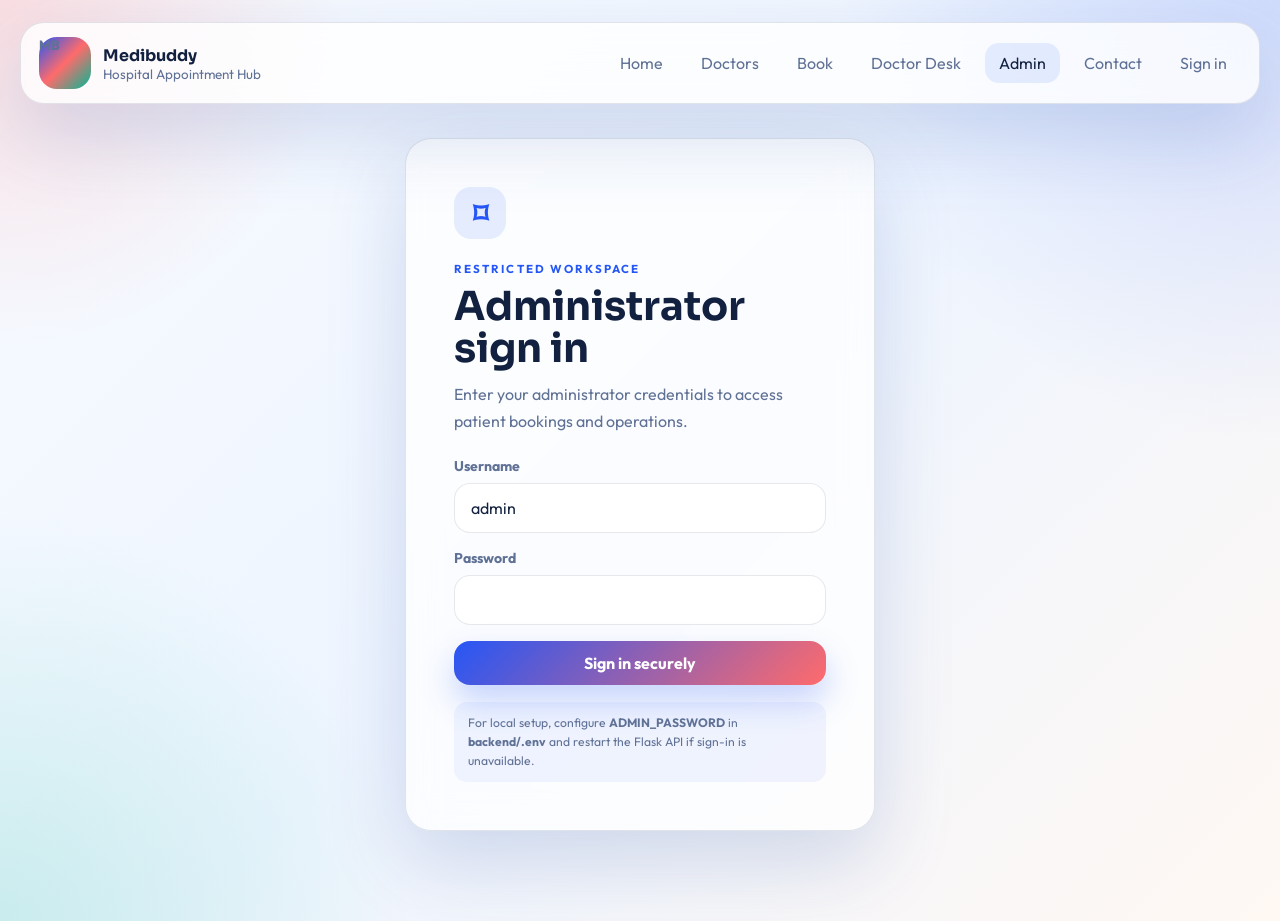
<file: frontend/admin.html>
<!DOCTYPE html>
<html lang="en">
  <head>
    <meta charset="UTF-8" />
    <meta name="viewport" content="width=device-width, initial-scale=1.0" />
    <title>Medibuddy | Admin Panel</title>
    <link rel="preconnect" href="https://fonts.googleapis.com" />
    <link rel="preconnect" href="https://fonts.gstatic.com" crossorigin />
    <link href="https://fonts.googleapis.com/css2?family=Outfit:wght@300;400;500;600;700;800&family=Sora:wght@400;500;600;700&display=swap" rel="stylesheet" />
    <link rel="stylesheet" href="./assets/css/styles.css" />
  </head>
  <body data-page="admin">
    <div class="page-shell">
      <header class="site-header">
        <a class="brand" href="./index.html"><span class="brand-mark">MB</span><div><strong>Medibuddy</strong><span>Hospital Appointment Hub</span></div></a>
        <nav class="nav-links">
          <a href="./index.html">Home</a>
          <a href="./doctors.html">Doctors</a>
          <a href="./book.html">Book</a>
          <a href="./doctor-dashboard.html">Doctor Desk</a>
          <a href="./admin.html" class="active">Admin</a>
          <a href="./contact.html">Contact</a>
        </nav>
        <button class="mobile-nav-toggle" id="mobileNavToggle" type="button">Menu</button>
      </header>
      <main>
        <section id="adminLoginGate" class="admin-login-gate">
          <article class="glass-card admin-login-card">
            <div class="admin-login-icon" aria-hidden="true">⌑</div>
            <p class="eyebrow">Restricted workspace</p>
            <h1>Administrator sign in</h1>
            <p class="muted">Enter your administrator credentials to access patient bookings and operations.</p>
            <form id="adminLoginForm" class="admin-login-form">
              <label><span>Username</span><input id="adminUsername" name="username" type="text" autocomplete="username" value="admin" required /></label>
              <label><span>Password</span><input id="adminPassword" name="password" type="password" autocomplete="current-password" required /></label>
              <button id="adminLoginButton" class="btn btn-primary" type="submit">Sign in securely</button>
            </form>
            <p id="adminLoginMessage" class="inline-message" role="status" aria-live="polite"></p>
            <p class="admin-login-help">For local setup, configure <strong>ADMIN_PASSWORD</strong> in <strong>backend/.env</strong> and restart the Flask API if sign-in is unavailable.</p>
          </article>
        </section>
        <div id="adminDashboard" hidden>
        <section class="page-banner glass-card admin-hero"><div><p class="eyebrow">Operations center</p><h1>Hospital administration</h1><p class="hero-text">A clear, up-to-date view of appointments, clinical teams, and patient activity.</p></div><div class="admin-hero-actions"><span id="adminLastUpdated" class="admin-updated-label">Loading dashboard…</span><button id="adminRefresh" class="btn btn-secondary" type="button">↻ Refresh</button><button id="adminExport" class="btn btn-primary" type="button">↓ Export CSV</button><button id="adminLogout" class="btn btn-secondary" type="button">Sign out</button></div></section>
        <aside class="admin-security-note" role="note"><strong>Clinical data notice</strong><span>Admin APIs now require administrator sign-in. The separate clinician workspace still needs its own role-based login; use local/sample data only and do not expose it publicly.</span></aside>
        <p id="adminMessage" class="inline-message admin-message" role="status" aria-live="polite"></p>
        <section class="dashboard-metrics" id="adminMetrics"></section>
        <section class="admin-grid">
          <article class="glass-card">
            <div class="section-heading"><div><p class="eyebrow">Capacity overview</p><h2>Appointments by department</h2><p class="muted">Distribution across all recorded bookings.</p></div><span id="adminActiveCount" class="status-pill">0 active</span></div>
            <div id="departmentLoad" class="stack-list"></div>
          </article>
          <article class="glass-card">
            <div class="section-heading"><div><p class="eyebrow">Activity feed</p><h2>Latest operations updates</h2></div></div>
            <div id="adminNotifications" class="stack-list"></div>
          </article>
        </section>
        <section class="glass-card admin-appointments-panel">
          <div class="section-heading appointment-section-heading"><div><p class="eyebrow">Booking workflow</p><h2>Appointment register</h2><p class="muted">Search, review, update booking status, and export the filtered register.</p><p id="adminAppointmentCount" class="admin-result-count" aria-live="polite"></p></div><div class="appointment-filters admin-filters"><label><span>Search records</span><input id="adminAppointmentSearch" type="search" placeholder="Patient, doctor, email, reason…" /></label><label><span>Appointment status</span><select id="adminAppointmentStatus"><option value="all">All statuses</option><option>Scheduled</option><option>Confirmed</option><option>Completed</option><option>Cancelled</option></select></label><label><span>From date</span><input id="adminAppointmentFrom" type="date" /></label><label><span>To date</span><input id="adminAppointmentTo" type="date" /></label><button id="adminClearFilters" class="btn btn-secondary admin-clear-filters" type="button">Clear filters</button></div></div>
          <div class="table-wrap">
            <table class="data-table">
              <thead><tr><th>Patient</th><th>Assigned clinician</th><th>Visit</th><th>Reason for visit</th><th>Current status</th><th>Update status</th><th>Summary</th></tr></thead>
              <tbody id="adminAppointmentsTable"></tbody>
            </table>
          </div>
        </section>
        </div>
      </main>
    </div>
    <script src="./assets/js/config.js"></script>
    <script src="./assets/js/app.js"></script>
  </body>
</html>
</file>
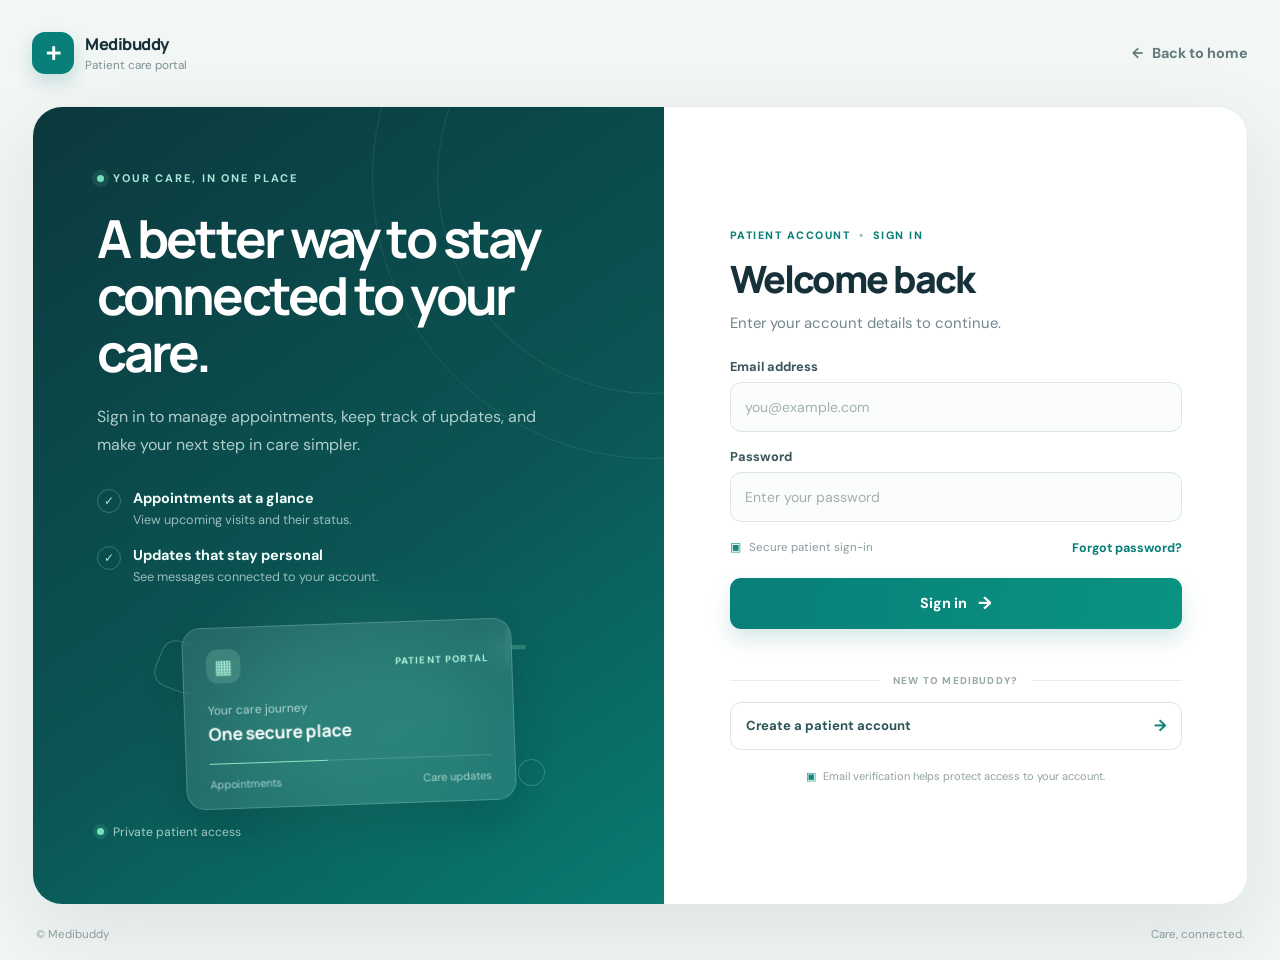
<file: frontend/auth.html>
<!DOCTYPE html>
<html lang="en">
  <head>
    <meta charset="UTF-8" />
    <meta name="viewport" content="width=device-width, initial-scale=1.0" />
    <meta name="theme-color" content="#f2f6f5" />
    <title>Medibuddy | Patient sign in</title>
    <link rel="preconnect" href="https://fonts.googleapis.com" />
    <link rel="preconnect" href="https://fonts.gstatic.com" crossorigin />
    <link href="https://fonts.googleapis.com/css2?family=DM+Sans:wght@400;500;600;700&family=Manrope:wght@400;500;600;700;800&display=swap" rel="stylesheet" />
    <link rel="stylesheet" href="./assets/css/styles.css" />
  </head>
  <body class="auth-page" data-page="auth">
    <div class="auth-page-shell">
      <header class="auth-topbar">
        <a class="auth-brand" href="./index.html" aria-label="Medibuddy home">
          <span class="auth-brand-mark" aria-hidden="true">+</span>
          <span><strong>Medibuddy</strong><small>Patient care portal</small></span>
        </a>
        <a class="auth-home-link" href="./index.html"><span aria-hidden="true">←</span> Back to home</a>
      </header>
      <main class="auth-main">
        <section class="auth-story" aria-labelledby="authStoryTitle">
          <div class="auth-story-copy">
            <p class="auth-kicker"><span></span> YOUR CARE, IN ONE PLACE</p>
            <h1 id="authStoryTitle">A better way to stay connected to your care.</h1>
            <p class="auth-story-text">Sign in to manage appointments, keep track of updates, and make your next step in care simpler.</p>
            <div class="auth-benefits">
              <div><span class="auth-check" aria-hidden="true">✓</span><span><strong>Appointments at a glance</strong><small>View upcoming visits and their status.</small></span></div>
              <div><span class="auth-check" aria-hidden="true">✓</span><span><strong>Updates that stay personal</strong><small>See messages connected to your account.</small></span></div>
            </div>
          </div>
          <div class="auth-visual" aria-hidden="true">
            <div class="auth-visual-glow"></div>
            <div class="auth-visual-cross">+</div>
            <div class="auth-appointment-card">
              <div class="auth-appointment-top"><span class="auth-calendar-icon">▦</span><span class="auth-appointment-status">PATIENT PORTAL</span></div>
              <p class="auth-appointment-label">Your care journey</p>
              <strong>One secure place</strong>
              <div class="auth-appointment-rule"><span></span></div>
              <div class="auth-appointment-foot"><span>Appointments</span><span>Care updates</span></div>
            </div>
            <div class="auth-orbit auth-orbit-one"></div><div class="auth-orbit auth-orbit-two"></div>
          </div>
          <div class="auth-story-foot"><span class="auth-live-dot"></span> Private patient access</div>
        </section>
        <section class="auth-panel" aria-labelledby="authPanelTitle">
          <div class="auth-panel-heading">
            <p class="auth-step-label">PATIENT ACCOUNT <span>•</span> SIGN IN</p>
            <h2 id="authPanelTitle">Welcome back</h2>
            <p>Enter your account details to continue.</p>
          </div>
          <div class="auth-forms">
            <form id="loginForm" class="auth-form">
              <label><span>Email address</span><input type="email" name="email" autocomplete="email" placeholder="you@example.com" required /></label>
              <label><span>Password</span><input type="password" name="password" autocomplete="current-password" minlength="8" placeholder="Enter your password" required /></label>
              <div class="auth-inline-row"><span class="auth-secure-hint"><span aria-hidden="true">▣</span> Secure patient sign-in</span><button id="forgotPasswordLink" class="auth-text-button" type="button">Forgot password?</button></div>
              <button class="auth-submit" type="submit">Sign in <span aria-hidden="true">→</span></button>
            </form>
            <form id="forgotPasswordForm" class="auth-form" hidden>
              <p class="auth-form-intro">Enter your account email. If it is registered, we will send a password reset code.</p>
              <label><span>Email address</span><input type="email" name="email" autocomplete="email" placeholder="you@example.com" required /></label>
              <button class="auth-submit" type="submit">Send reset code <span aria-hidden="true">→</span></button>
              <button id="backToLoginFromForgot" class="auth-text-button auth-centered-link" type="button">Back to sign in</button>
            </form>
            <form id="resetPasswordForm" class="auth-form" hidden>
              <input type="hidden" name="email" />
              <p class="auth-form-intro">Enter the six-digit code sent to <strong data-otp-email></strong> and choose a new password.</p>
              <label><span>Reset code</span><input class="auth-otp-input" type="text" name="otp" inputmode="numeric" autocomplete="one-time-code" pattern="[0-9]{6}" maxlength="6" placeholder="000000" required /></label>
              <label><span>New password</span><input type="password" name="password" autocomplete="new-password" minlength="8" maxlength="128" placeholder="At least 8 characters" required /></label>
              <label><span>Confirm new password</span><input type="password" name="confirmPassword" autocomplete="new-password" minlength="8" maxlength="128" placeholder="Re-enter new password" required /></label>
              <button class="auth-submit" type="submit">Reset password <span aria-hidden="true">→</span></button>
              <button id="backToForgotPassword" class="auth-text-button auth-centered-link" type="button">Request another code</button>
            </form>
            <form id="loginOtpForm" class="auth-form" hidden>
              <input type="hidden" name="email" />
              <p class="auth-form-intro">A sign-in code was sent to <strong data-otp-email></strong>. Enter it to securely continue.</p>
              <label><span>Six-digit email code</span><input class="auth-otp-input" type="text" name="otp" inputmode="numeric" autocomplete="one-time-code" pattern="[0-9]{6}" maxlength="6" placeholder="000000" required /></label>
              <button class="auth-submit" type="submit">Verify and sign in <span aria-hidden="true">→</span></button>
              <div class="auth-action-row"><button id="resendLoginOtp" class="auth-text-button" type="button">Resend code</button><button id="backToLogin" class="auth-text-button" type="button">Use another email</button></div>
            </form>
          </div>
          <p id="authMessage" class="inline-message auth-message" role="status" aria-live="polite"></p>
          <div class="auth-separator"><span>NEW TO MEDIBUDDY?</span></div>
          <a class="auth-secondary-action" href="./register.html">Create a patient account <span aria-hidden="true">→</span></a>
          <p class="auth-privacy-note"><span aria-hidden="true">▣</span> Email verification helps protect access to your account.</p>
        </section>
      </main>
      <footer class="auth-footer"><span>© Medibuddy</span><span>Care, connected.</span></footer>
    </div>
    <script src="./assets/js/config.js"></script>
    <script src="./assets/js/app.js"></script>
  </body>
</html>
</file>
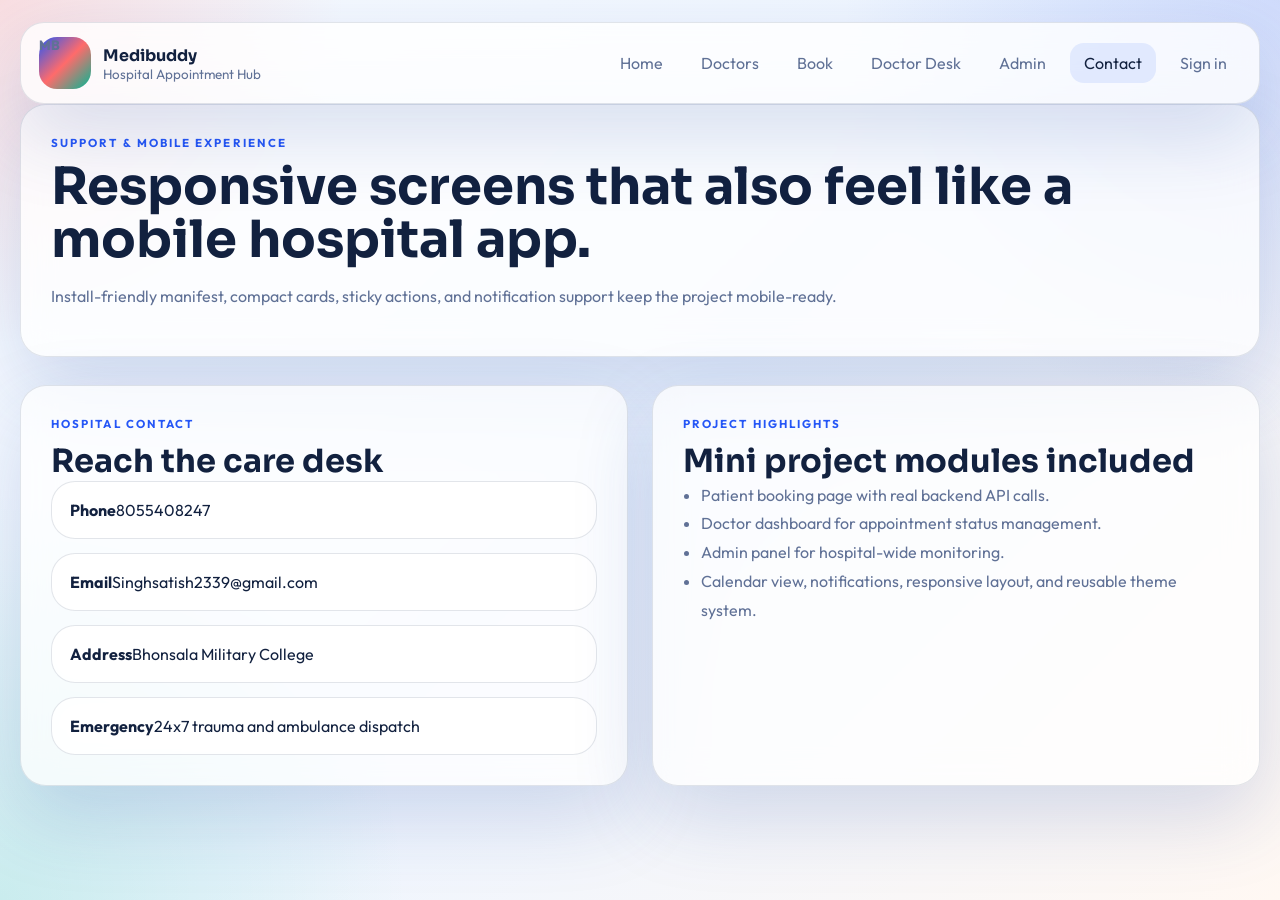
<file: frontend/contact.html>
<!DOCTYPE html>
<html lang="en">
  <head>
    <meta charset="UTF-8" />
    <meta name="viewport" content="width=device-width, initial-scale=1.0" />
    <title>Medibuddy | Contact & Mobile Access</title>
    <link rel="preconnect" href="https://fonts.googleapis.com" />
    <link rel="preconnect" href="https://fonts.gstatic.com" crossorigin />
    <link href="https://fonts.googleapis.com/css2?family=Outfit:wght@300;400;500;600;700;800&family=Sora:wght@400;500;600;700&display=swap" rel="stylesheet" />
    <link rel="stylesheet" href="./assets/css/styles.css" />
  </head>
  <body data-page="contact">
    <div class="page-shell">
      <header class="site-header">
        <a class="brand" href="./index.html"><span class="brand-mark">MB</span><div><strong>Medibuddy</strong><span>Hospital Appointment Hub</span></div></a>
        <nav class="nav-links">
          <a href="./index.html">Home</a>
          <a href="./doctors.html">Doctors</a>
          <a href="./book.html">Book</a>
          <a href="./doctor-dashboard.html">Doctor Desk</a>
          <a href="./admin.html">Admin</a>
          <a href="./contact.html" class="active">Contact</a>
        </nav>
        <button class="mobile-nav-toggle" id="mobileNavToggle" type="button">Menu</button>
      </header>
      <main>
        <section class="page-banner glass-card">
          <div>
            <p class="eyebrow">Support & Mobile Experience</p>
            <h1>Responsive screens that also feel like a mobile hospital app.</h1>
            <p class="hero-text">Install-friendly manifest, compact cards, sticky actions, and notification support keep the project mobile-ready.</p>
          </div>
        </section>
        <section class="admin-grid">
          <article class="glass-card">
            <p class="eyebrow">Hospital Contact</p>
            <h2>Reach the care desk</h2>
            <div class="stack-list">
              <div class="simple-card"><strong>Phone</strong><span>8055408247</span></div>
              <div class="simple-card"><strong>Email</strong><span>Singhsatish2339@gmail.com</span></div>
              <div class="simple-card"><strong>Address</strong><span>Bhonsala Military College</span></div>
              <div class="simple-card"><strong>Emergency</strong><span>24x7 trauma and ambulance dispatch</span></div>
            </div>
          </article>
          <article class="glass-card">
            <p class="eyebrow">Project Highlights</p>
            <h2>Mini project modules included</h2>
            <ul class="feature-list">
              <li>Patient booking page with real backend API calls.</li>
              <li>Doctor dashboard for appointment status management.</li>
              <li>Admin panel for hospital-wide monitoring.</li>
              <li>Calendar view, notifications, responsive layout, and reusable theme system.</li>
            </ul>
          </article>
        </section>
      </main>
    </div>
    <script src="./assets/js/config.js"></script>
    <script src="./assets/js/app.js"></script>
  </body>
</html>
</file>
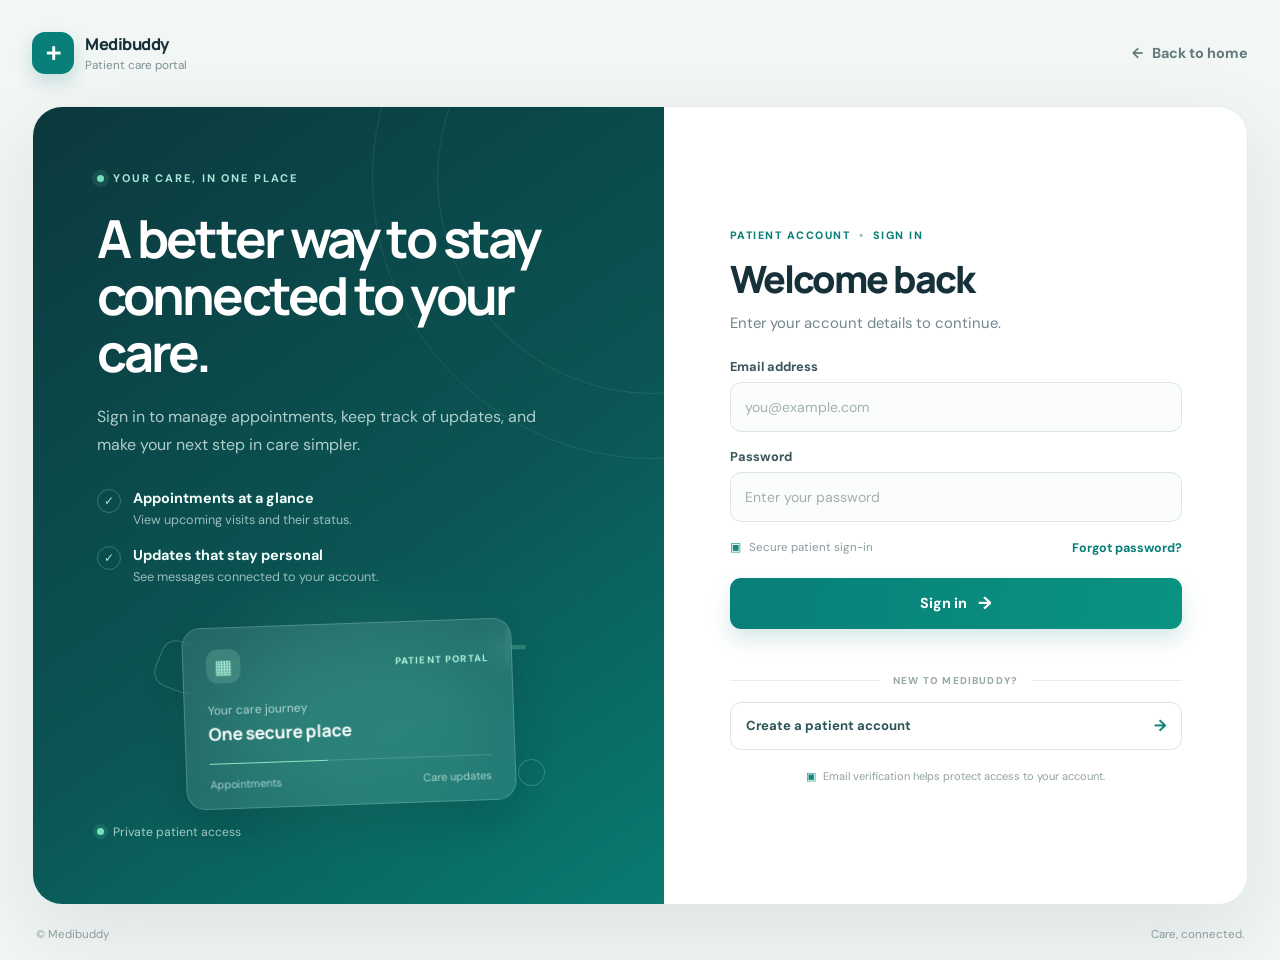
<file: frontend/patient-dashboard.html>
<!DOCTYPE html>
<html lang="en">
  <head>
    <meta charset="UTF-8" />
    <meta name="viewport" content="width=device-width, initial-scale=1.0" />
    <title>Medibuddy | My care</title>
    <link rel="manifest" href="./manifest.json" />
    <link rel="preconnect" href="https://fonts.googleapis.com" />
    <link rel="preconnect" href="https://fonts.gstatic.com" crossorigin />
    <link href="https://fonts.googleapis.com/css2?family=Outfit:wght@300;400;500;600;700;800&family=Sora:wght@400;500;600;700&display=swap" rel="stylesheet" />
    <link rel="stylesheet" href="./assets/css/styles.css" />
  </head>
  <body data-page="patient-dashboard">
    <div class="page-shell">
      <header class="site-header">
        <a class="brand" href="./index.html"><span class="brand-mark">MB</span><div><strong>Medibuddy</strong><span>Hospital Appointment Hub</span></div></a>
        <nav class="nav-links"><a href="./index.html">Home</a><a href="./doctors.html">Doctors</a><a href="./book.html">Book</a></nav>
        <button class="mobile-nav-toggle" id="mobileNavToggle" type="button">Menu</button>
      </header>
      <main>
        <section class="page-banner glass-card patient-banner">
          <div><p class="eyebrow">Your Patient Portal</p><h1 id="patientWelcome">My care</h1><p id="patientDetails" class="hero-text"></p></div>
          <div><a class="btn btn-primary" href="./book.html">Book appointment</a><button class="btn btn-secondary" id="patientBrowserAlerts" type="button">Enable browser alerts</button></div>
          <p id="patientDashboardMessage" class="inline-message full-width" role="status"></p>
        </section>
        <section class="patient-summary-strip" id="patientAppointmentSummary" aria-label="Appointment summary"></section>
        <section class="patient-dashboard-grid">
          <div class="glass-card patient-history-card"><div class="section-heading"><div><p class="eyebrow">Your care timeline</p><h2>Appointment history</h2><p class="muted">Upcoming and past visits, all in one place.</p></div><label class="history-filter"><span>Show</span><select id="patientAppointmentFilter"><option value="all">All visits</option><option value="upcoming">Upcoming</option><option value="past">Past visits</option></select></label></div><div id="patientAppointments" class="stack-list"></div></div>
          <div class="glass-card"><div class="section-heading"><div><p class="eyebrow">Secure updates</p><h2>Notifications</h2></div></div><div id="patientNotifications" class="stack-list"></div><p class="muted">Updates refresh automatically while this page is open.</p></div>
        </section>
      </main>
    </div>
    <script src="./assets/js/config.js"></script>
    <script src="./assets/js/app.js"></script>
  </body>
</html>
</file>
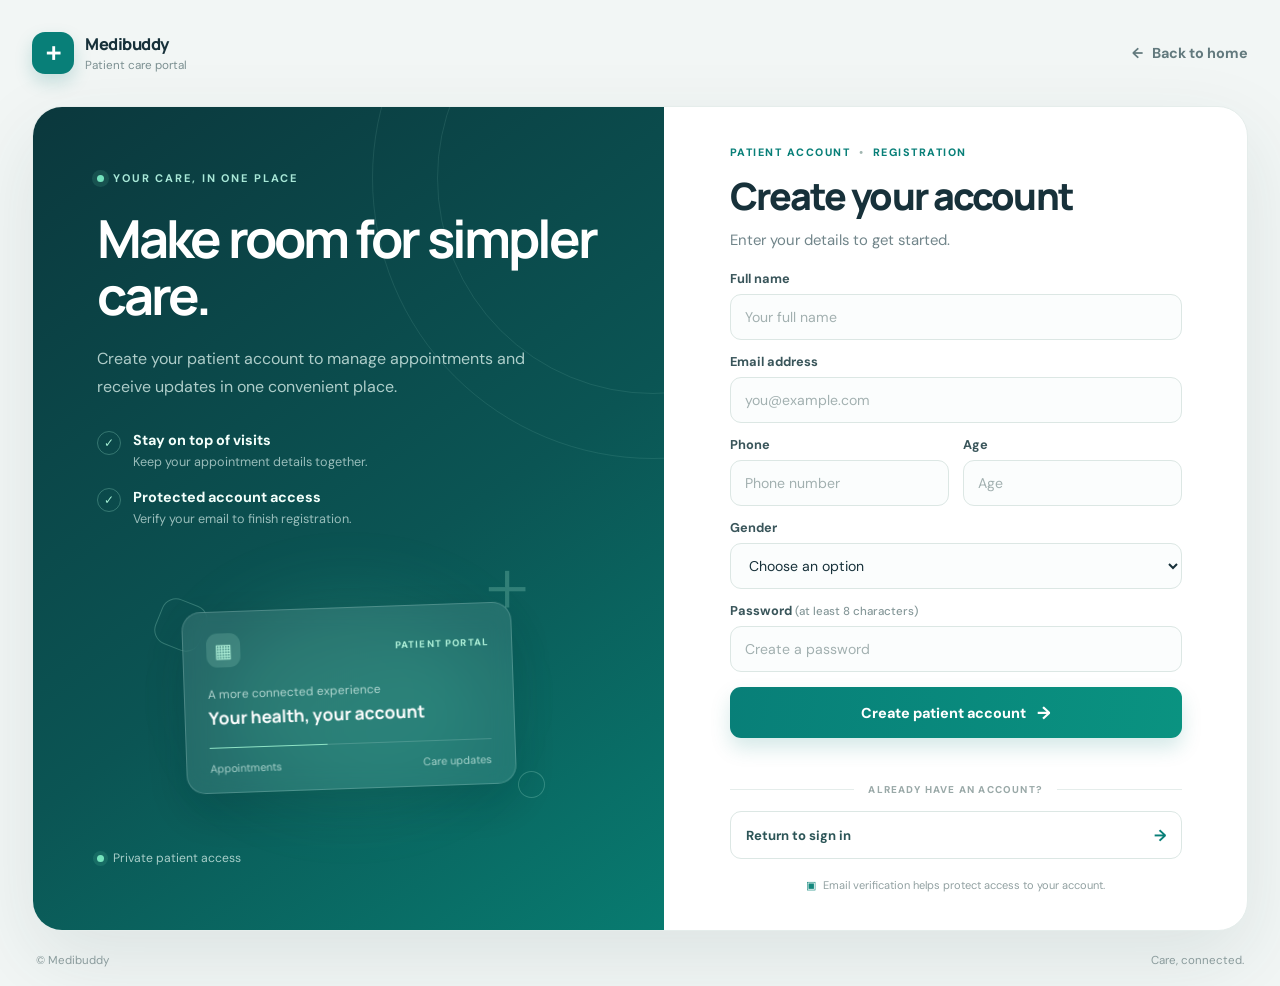
<file: frontend/register.html>
<!DOCTYPE html>
<html lang="en">
  <head>
    <meta charset="UTF-8" />
    <meta name="viewport" content="width=device-width, initial-scale=1.0" />
    <meta name="theme-color" content="#f3f7f8" />
    <title>Medibuddy | Create patient account</title>
    <link rel="preconnect" href="https://fonts.googleapis.com" />
    <link rel="preconnect" href="https://fonts.gstatic.com" crossorigin />
    <link href="https://fonts.googleapis.com/css2?family=DM+Sans:wght@400;500;600;700&family=Manrope:wght@400;500;600;700;800&display=swap" rel="stylesheet" />
    <link rel="stylesheet" href="./assets/css/styles.css" />
  </head>
  <body class="auth-page" data-page="register">
    <div class="auth-page-shell">
      <header class="auth-topbar">
        <a class="auth-brand" href="./index.html" aria-label="Medibuddy home">
          <span class="auth-brand-mark" aria-hidden="true">+</span>
          <span><strong>Medibuddy</strong><small>Patient care portal</small></span>
        </a>
        <a class="auth-home-link" href="./index.html"><span aria-hidden="true">←</span> Back to home</a>
      </header>
      <main class="auth-main auth-register-main">
        <section class="auth-story" aria-labelledby="authStoryTitle">
          <div class="auth-story-copy">
            <p class="auth-kicker"><span></span> YOUR CARE, IN ONE PLACE</p>
            <h1 id="authStoryTitle">Make room for simpler care.</h1>
            <p class="auth-story-text">Create your patient account to manage appointments and receive updates in one convenient place.</p>
            <div class="auth-benefits">
              <div><span class="auth-check" aria-hidden="true">✓</span><span><strong>Stay on top of visits</strong><small>Keep your appointment details together.</small></span></div>
              <div><span class="auth-check" aria-hidden="true">✓</span><span><strong>Protected account access</strong><small>Verify your email to finish registration.</small></span></div>
            </div>
          </div>
          <div class="auth-visual" aria-hidden="true">
            <div class="auth-visual-glow"></div>
            <div class="auth-visual-cross">+</div>
            <div class="auth-appointment-card">
              <div class="auth-appointment-top"><span class="auth-calendar-icon">▦</span><span class="auth-appointment-status">PATIENT PORTAL</span></div>
              <p class="auth-appointment-label">A more connected experience</p>
              <strong>Your health, your account</strong>
              <div class="auth-appointment-rule"><span></span></div>
              <div class="auth-appointment-foot"><span>Appointments</span><span>Care updates</span></div>
            </div>
            <div class="auth-orbit auth-orbit-one"></div><div class="auth-orbit auth-orbit-two"></div>
          </div>
          <div class="auth-story-foot"><span class="auth-live-dot"></span> Private patient access</div>
        </section>
        <section class="auth-panel auth-register-panel" aria-labelledby="authPanelTitle">
          <div class="auth-panel-heading">
            <p class="auth-step-label">PATIENT ACCOUNT <span>•</span> REGISTRATION</p>
            <h2 id="authPanelTitle">Create your account</h2>
            <p>Enter your details to get started.</p>
          </div>
          <div class="auth-forms">
            <form id="registerForm" class="auth-form auth-form-grid">
              <label class="field-full"><span>Full name</span><input type="text" name="fullName" autocomplete="name" maxlength="120" placeholder="Your full name" required /></label>
              <label class="field-full"><span>Email address</span><input type="email" name="email" autocomplete="email" placeholder="you@example.com" required /></label>
              <label><span>Phone</span><input type="tel" name="phone" autocomplete="tel" maxlength="30" placeholder="Phone number" required /></label>
              <label><span>Age</span><input type="number" name="age" min="1" max="120" placeholder="Age" required /></label>
              <label class="field-full"><span>Gender</span><select name="gender" required><option value="">Choose an option</option><option>Female</option><option>Male</option><option>Other</option></select></label>
              <label class="field-full"><span>Password <small>(at least 8 characters)</small></span><input type="password" name="password" autocomplete="new-password" minlength="8" maxlength="128" placeholder="Create a password" required /></label>
              <button class="auth-submit field-full" type="submit">Create patient account <span aria-hidden="true">→</span></button>
            </form>
            <form id="registerOtpForm" class="auth-form" hidden>
              <input type="hidden" name="email" />
              <p class="auth-form-intro">Enter the six-digit verification code sent to <strong data-otp-email></strong> to complete registration.</p>
              <label><span>Six-digit email code</span><input class="auth-otp-input" type="text" name="otp" inputmode="numeric" autocomplete="one-time-code" pattern="[0-9]{6}" maxlength="6" placeholder="000000" required /></label>
              <button class="auth-submit" type="submit">Verify email and create account <span aria-hidden="true">→</span></button>
              <div class="auth-action-row"><button id="resendRegisterOtp" class="auth-text-button" type="button">Resend code</button><button id="backToRegister" class="auth-text-button" type="button">Edit details</button></div>
            </form>
          </div>
          <p id="registerMessage" class="inline-message auth-message" role="status" aria-live="polite"></p>
          <div class="auth-separator"><span>ALREADY HAVE AN ACCOUNT?</span></div>
          <a class="auth-secondary-action" href="./auth.html">Return to sign in <span aria-hidden="true">→</span></a>
          <p class="auth-privacy-note"><span aria-hidden="true">▣</span> Email verification helps protect access to your account.</p>
        </section>
      </main>
      <footer class="auth-footer"><span>© Medibuddy</span><span>Care, connected.</span></footer>
    </div>
    <script src="./assets/js/config.js"></script>
    <script src="./assets/js/app.js"></script>
  </body>
</html>
</file>
<file: frontend/assets/css/styles.css>
:root {
  --bg: #f4f8ff;
  --surface: rgba(255, 255, 255, 0.72);
  --text: #12213f;
  --muted: #607196;
  --primary: #2556f6;
  --primary-2: #00b894;
  --accent: #ff6b6b;
  --border: rgba(22, 41, 80, 0.12);
  --shadow: 0 30px 80px rgba(31, 73, 163, 0.18);
  --radius: 26px;
}

* { box-sizing: border-box; }

body {
  margin: 0;
  min-height: 100vh;
  font-family: "Outfit", sans-serif;
  color: var(--text);
  background:
    radial-gradient(circle at top left, rgba(255, 107, 107, 0.2), transparent 22%),
    radial-gradient(circle at top right, rgba(37, 86, 246, 0.16), transparent 28%),
    radial-gradient(circle at bottom left, rgba(0, 184, 148, 0.16), transparent 26%),
    linear-gradient(135deg, #f8fbff 0%, #eef5ff 50%, #fff8f3 100%);
}

a { color: inherit; text-decoration: none; }
button, input, select, textarea { font: inherit; }

.page-shell {
  width: min(1240px, calc(100% - 32px));
  margin: 0 auto;
  padding: 22px 0 56px;
}

.site-header,
.page-banner,
.glass-card,
.doctor-card,
.department-card,
.simple-card,
.calendar-day { backdrop-filter: blur(16px); }

.site-header {
  display: flex;
  align-items: center;
  justify-content: space-between;
  gap: 18px;
  position: sticky;
  top: 16px;
  z-index: 10;
  padding: 14px 18px;
  border: 1px solid var(--border);
  border-radius: 24px;
  background: rgba(255, 255, 255, 0.78);
  box-shadow: var(--shadow);
}

.brand { display: flex; align-items: center; gap: 12px; }
.brand strong, h1, h2, h3 { font-family: "Sora", sans-serif; }
.brand span { display: block; font-size: 0.84rem; color: var(--muted); }

.brand-mark {
  display: grid;
  place-items: center;
  width: 52px;
  height: 52px;
  border-radius: 18px;
  color: white;
  font-weight: 800;
  background: linear-gradient(135deg, var(--primary), var(--accent), var(--primary-2));
}

.nav-links { display: flex; align-items: center; gap: 10px; }
.nav-links a { padding: 10px 14px; border-radius: 14px; color: var(--muted); transition: 0.25s ease; }
.nav-links a:hover, .nav-links a.active { color: var(--text); background: rgba(37, 86, 246, 0.1); }

.mobile-nav-toggle {
  display: none;
  border: 0;
  background: linear-gradient(135deg, var(--primary), var(--accent));
  color: white;
  padding: 10px 14px;
  border-radius: 14px;
}

.hero-grid, .spotlight-layout, .dual-panel, .admin-grid, .booking-layout {
  display: grid;
  gap: 24px;
  margin-top: 28px;
}

.hero-grid {
  grid-template-columns: 1.1fr 0.9fr;
  align-items: center;
  min-height: 76vh;
}

.hero-copy, .page-banner, .glass-card {
  border: 1px solid var(--border);
  border-radius: var(--radius);
  background: var(--surface);
  box-shadow: var(--shadow);
  padding: 30px;
}

.eyebrow {
  margin: 0 0 10px;
  text-transform: uppercase;
  letter-spacing: 0.18em;
  font-size: 0.72rem;
  color: var(--primary);
  font-weight: 700;
}

h1 { margin: 0; font-size: clamp(2.2rem, 4vw, 4.6rem); line-height: 1.04; }
h2 { margin: 0; font-size: clamp(1.6rem, 2.5vw, 2.5rem); }
h3 { margin: 0; font-size: 1.15rem; }
.hero-text, .doctor-body p, .simple-card p, .department-card p { color: var(--muted); line-height: 1.7; }

.hero-actions, .filter-row, .panel-head, .tag-row, .doctor-meta, .form-actions {
  display: flex;
  align-items: center;
  gap: 14px;
  flex-wrap: wrap;
}

.btn, .text-link, .table-action { transition: transform 0.2s ease, box-shadow 0.2s ease, background 0.2s ease; }
.btn:hover, .text-link:hover, .table-action:hover { transform: translateY(-1px); }

.btn {
  display: inline-flex;
  align-items: center;
  justify-content: center;
  padding: 12px 18px;
  border-radius: 16px;
  border: 0;
  cursor: pointer;
  font-weight: 700;
}

.btn-primary { color: white; background: linear-gradient(135deg, var(--primary), var(--accent)); box-shadow: 0 16px 32px rgba(37, 86, 246, 0.25); }
.btn-secondary { color: var(--text); background: rgba(37, 86, 246, 0.08); }

.mini-stats, .dashboard-metrics {
  display: grid;
  grid-template-columns: repeat(auto-fit, minmax(150px, 1fr));
  gap: 14px;
  margin-top: 28px;
}

.metric-card { padding: 20px; }
.metric-card p, .metric-card span { color: var(--muted); margin: 0; }
.metric-card h3 { margin: 10px 0 4px; font-size: 2rem; }

.hero-visual { position: relative; min-height: 520px; display: grid; place-items: center; }
.gradient-orb { position: absolute; border-radius: 50%; filter: blur(10px); opacity: 0.9; }
.orb-a { width: 220px; height: 220px; top: 20px; right: 20px; background: radial-gradient(circle, rgba(255, 107, 107, 0.72), rgba(255, 107, 107, 0)); }
.orb-b { width: 280px; height: 280px; bottom: 10px; left: 10px; background: radial-gradient(circle, rgba(37, 86, 246, 0.6), rgba(37, 86, 246, 0)); }
.dashboard-preview { position: relative; width: min(100%, 480px); }
.dashboard-topline { display: flex; justify-content: space-between; color: var(--muted); margin-bottom: 18px; }
.preview-grid { display: grid; gap: 14px; }
.preview-grid article { padding: 18px; border-radius: 20px; background: rgba(255, 255, 255, 0.82); }

.section-block { margin-top: 28px; }
.section-heading { display: flex; justify-content: space-between; align-items: flex-end; gap: 20px; margin-bottom: 22px; }
.department-grid, .doctor-grid { display: grid; grid-template-columns: repeat(auto-fit, minmax(240px, 1fr)); gap: 18px; }

.department-card, .doctor-card, .simple-card, .calendar-day {
  border: 1px solid var(--border);
  border-radius: 24px;
  background: rgba(255, 255, 255, 0.82);
}

.department-card { padding: 22px; position: relative; overflow: hidden; }
.department-card::before {
  content: "";
  position: absolute;
  inset: auto -20px -55px auto;
  width: 140px;
  height: 140px;
  background: radial-gradient(circle, color-mix(in srgb, var(--accent) 40%, transparent), transparent 60%);
  opacity: 0.4;
}

.doctor-card { display: grid; gap: 14px; padding: 20px; }
.doctor-avatar {
  display: grid;
  place-items: center;
  width: 74px;
  height: 74px;
  border-radius: 22px;
  font-size: 1.35rem;
  font-weight: 800;
  color: white;
}

.sunrise-wave { background: linear-gradient(135deg, #ff6b6b, #f7b731); }
.aurora-grid { background: linear-gradient(135deg, #2556f6, #6c63ff); }
.mint-bloom { background: linear-gradient(135deg, #00b894, #55efc4); }
.amber-flow { background: linear-gradient(135deg, #f39c12, #ff7675); }

.doctor-meta, .tag-row { justify-content: space-between; }
.tag {
  display: inline-flex;
  padding: 9px 12px;
  border-radius: 999px;
  background: rgba(37, 86, 246, 0.08);
  color: var(--primary);
  font-size: 0.92rem;
}

.notification-panel, .calendar-stack { display: grid; gap: 24px; }
.feature-list { margin: 0; padding-left: 18px; color: var(--muted); line-height: 1.8; }
.stack-list { display: grid; gap: 14px; }
.simple-card { padding: 18px; }
.simple-card.unread { border-color: rgba(37, 86, 246, 0.3); box-shadow: 0 18px 34px rgba(37, 86, 246, 0.12); }

.booking-layout { grid-template-columns: 1.2fr 0.8fr; align-items: start; margin-top: 28px; }
.booking-form { display: grid; grid-template-columns: repeat(2, minmax(0, 1fr)); gap: 16px; }
.booking-form label { display: grid; gap: 8px; }
.booking-form span, .filter-row span { font-size: 0.92rem; color: var(--muted); font-weight: 600; }

input, select, textarea {
  width: 100%;
  border: 1px solid rgba(18, 33, 63, 0.1);
  border-radius: 16px;
  padding: 14px 16px;
  background: rgba(255, 255, 255, 0.88);
  color: var(--text);
  outline: none;
}

input:focus, select:focus, textarea:focus {
  border-color: rgba(37, 86, 246, 0.4);
  box-shadow: 0 0 0 4px rgba(37, 86, 246, 0.08);
}

.full-width { grid-column: 1 / -1; }
.inline-message { color: var(--muted); }
.inline-message.success { color: var(--primary-2); }
.inline-message.error { color: #d63031; }

.calendar-grid {
  display: grid;
  grid-template-columns: repeat(7, minmax(0, 1fr));
  gap: 10px;
  margin-top: 20px;
}

.calendar-day { padding: 14px 10px; min-height: 90px; }
.calendar-day strong { display: block; margin-bottom: 8px; }
.calendar-day span { color: var(--muted); font-size: 0.85rem; }
.calendar-day.active { background: linear-gradient(180deg, rgba(37, 86, 246, 0.12), rgba(255, 255, 255, 0.92)); }

.table-wrap { overflow-x: auto; }
.data-table { width: 100%; border-collapse: collapse; }
.data-table th, .data-table td {
  text-align: left;
  padding: 16px 14px;
  border-bottom: 1px solid rgba(18, 33, 63, 0.08);
  vertical-align: top;
}

.data-table th { color: var(--muted); font-size: 0.9rem; font-weight: 700; }
.table-subtext { display: block; color: var(--muted); font-size: 0.86rem; margin-top: 6px; }

.status-pill {
  display: inline-flex;
  align-items: center;
  justify-content: center;
  padding: 8px 12px;
  border-radius: 999px;
  background: rgba(0, 184, 148, 0.14);
  color: #09815f;
  font-size: 0.88rem;
  font-weight: 700;
}

.status-pill.live { background: rgba(255, 107, 107, 0.14); color: #c0392b; }
.action-stack { display: flex; gap: 8px; flex-wrap: wrap; }
.table-action {
  border: 0;
  padding: 8px 12px;
  border-radius: 12px;
  background: rgba(37, 86, 246, 0.1);
  color: var(--primary);
  cursor: pointer;
  font-weight: 700;
}

.admin-grid { grid-template-columns: repeat(2, minmax(0, 1fr)); margin-top: 28px; }
.admin-hero { display: flex; align-items: center; justify-content: space-between; gap: 25px; }
.admin-hero h1 { font-size: clamp(1.8rem, 3vw, 2.7rem); }
.admin-hero .hero-text { margin: 10px 0 0; }
.admin-hero-actions { display: flex; align-items: center; justify-content: flex-end; gap: 10px; flex-wrap: wrap; }
.admin-hero-actions .btn { white-space: nowrap; }
.admin-updated-label { color: var(--muted); font-size: .76rem; white-space: nowrap; }
.admin-message:empty { display: none; }
.admin-message { margin: 14px 2px 0; }
.admin-security-note { display: flex; align-items: flex-start; gap: 10px; margin: 14px 0 4px; padding: 12px 15px; border: 1px solid rgba(164, 107, 0, .2); border-radius: 14px; background: rgba(255, 247, 225, .84); color: #77541b; font-size: .78rem; line-height: 1.55; }
.admin-security-note strong { flex: 0 0 auto; }
.admin-appointments-panel { margin-top: 26px; }
.admin-appointments-panel .appointment-section-heading { display: grid; grid-template-columns: 1fr; align-items: stretch; }
.admin-appointments-panel .appointment-filters { display: grid; grid-template-columns: minmax(200px, 1.5fr) repeat(3, minmax(135px, 1fr)) auto; align-items: end; width: 100%; margin-top: 20px; }
.admin-result-count { margin: 12px 0 0; color: var(--muted); font-size: .78rem; font-weight: 600; }
.admin-clear-filters { min-height: 44px; padding: 10px 14px; white-space: nowrap; }
.admin-appointments-panel .data-table { min-width: 1000px; }
.admin-appointments-panel .data-table th { white-space: nowrap; }
.admin-status-control { display: flex; align-items: center; gap: 7px; min-width: 180px; }
.admin-status-control select { min-width: 112px; padding: 8px 9px; border-radius: 10px; font-size: .76rem; }
.admin-status-control .table-action { padding: 9px 11px; }
.admin-status-control .table-action:disabled { cursor: not-allowed; opacity: .55; }
.admin-department-row { padding: 14px 0; border-bottom: 1px solid rgba(18, 33, 63, .07); }
.admin-department-row:last-child { border-bottom: 0; }
.admin-department-label { display: flex; align-items: center; justify-content: space-between; gap: 12px; margin-bottom: 9px; }
.admin-department-label strong { font-size: .9rem; }
.admin-department-label > span { color: var(--muted); font-size: .78rem; }
.admin-load-track { height: 8px; overflow: hidden; border-radius: 99px; background: rgba(37, 86, 246, .08); }
.admin-load-track > span { display: block; height: 100%; border-radius: inherit; background: linear-gradient(90deg, #2556f6, #00b894); transition: width .35s ease; }
.admin-grid > article .section-heading { align-items: flex-start; }
.admin-grid > article .section-heading .status-pill { white-space: nowrap; }
#adminDashboard[hidden], #adminLoginGate[hidden] { display: none !important; }
.admin-login-gate { display: grid; min-height: min(76vh, 760px); place-items: center; padding: 34px 0; }
.admin-login-card { width: min(100%, 470px); padding: clamp(28px, 5vw, 48px); }
.admin-login-card h1 { margin: 0; font-size: clamp(1.8rem, 4vw, 2.5rem); }
.admin-login-card > .muted { margin: 12px 0 23px; line-height: 1.65; }
.admin-login-icon { display: grid; place-items: center; width: 52px; height: 52px; margin-bottom: 22px; border-radius: 17px; background: rgba(37, 86, 246, .1); color: var(--primary); font-size: 1.8rem; font-weight: 800; }
.admin-login-form { display: grid; gap: 16px; margin-top: 20px; }
.admin-login-form label { display: grid; gap: 8px; }
.admin-login-form label > span { color: var(--muted); font-size: .88rem; font-weight: 700; }
.admin-login-form .btn:disabled { cursor: wait; opacity: .65; }
.admin-login-help { margin: 17px 0 0; padding: 12px 14px; border-radius: 13px; background: rgba(37, 86, 246, .06); color: var(--muted); font-size: .76rem; line-height: 1.55; overflow-wrap: anywhere; }

.auth-page {
  --auth-ink: #17313a;
  --auth-muted: #71858a;
  --auth-teal: #087f78;
  --auth-teal-dark: #075e5a;
  --auth-line: #e5edeb;
  min-height: 100vh;
  background: #f2f6f5;
  color: var(--auth-ink);
  font-family: "DM Sans", sans-serif;
}
.auth-page h1, .auth-page h2, .auth-page h3 { font-family: "Manrope", sans-serif; }
.auth-page-shell { width: min(1320px, calc(100% - 64px)); margin: 0 auto; padding: 22px 0 18px; }
.auth-topbar { display: flex; align-items: center; justify-content: space-between; min-height: 62px; }
.auth-brand { display: inline-flex; align-items: center; gap: 11px; }
.auth-brand-mark { display: grid; place-items: center; width: 42px; height: 42px; border-radius: 13px; background: #087f78; color: #fff; font: 700 1.9rem/1 "Manrope", sans-serif; box-shadow: 0 8px 18px rgba(8, 127, 120, .2); }
.auth-brand strong { display: block; color: #17313a; font: 800 1.02rem "Manrope", sans-serif; letter-spacing: -.03em; }
.auth-brand small { display: block; margin-top: 2px; color: #7c9092; font-size: .73rem; }
.auth-home-link { display: inline-flex; align-items: center; gap: 9px; color: #62797d; font-size: .9rem; font-weight: 700; transition: color .2s ease; }
.auth-home-link:hover { color: var(--auth-teal); }
.auth-main { display: grid; grid-template-columns: minmax(0, 1.04fr) minmax(430px, .96fr); min-height: 690px; margin: 22px 0; overflow: hidden; border: 1px solid #e5edeb; border-radius: 30px; background: #fff; box-shadow: 0 28px 80px rgba(30, 65, 68, .1); }
.auth-story { position: relative; display: flex; flex-direction: column; overflow: hidden; padding: clamp(36px, 5vw, 68px); color: #f4fffd; background: linear-gradient(145deg, #0b383d 0%, #0b5554 56%, #087b70 100%); isolation: isolate; }
.auth-story::before, .auth-story::after { position: absolute; z-index: -1; border: 1px solid rgba(183, 242, 225, .1); border-radius: 50%; content: ""; }
.auth-story::before { width: 560px; height: 560px; right: -270px; top: -210px; }
.auth-story::after { width: 430px; height: 430px; right: -205px; top: -145px; }
.auth-story-copy { position: relative; z-index: 2; max-width: 500px; }
.auth-kicker { display: flex; align-items: center; gap: 9px; margin: 0 0 25px; color: #a9e8d8; font-size: .69rem; font-weight: 700; letter-spacing: .17em; }
.auth-kicker > span { width: 7px; height: 7px; border-radius: 50%; background: #73e2bd; box-shadow: 0 0 0 5px rgba(115, 226, 189, .12); }
.auth-story h1 { max-width: 530px; margin: 0; color: white; font-size: clamp(2.4rem, 4.1vw, 4.15rem); font-weight: 700; letter-spacing: -.055em; line-height: 1.09; }
.auth-story-text { max-width: 440px; margin: 21px 0 0; color: rgba(229, 249, 244, .75); font-size: 1rem; line-height: 1.75; }
.auth-benefits { display: grid; gap: 16px; margin-top: 30px; }
.auth-benefits > div { display: flex; align-items: flex-start; gap: 12px; }
.auth-check { display: grid; flex: 0 0 24px; place-items: center; width: 24px; height: 24px; border: 1px solid rgba(160, 238, 211, .28); border-radius: 50%; color: #a4efd3; font-size: .75rem; }
.auth-benefits strong, .auth-benefits small { display: block; }
.auth-benefits strong { color: #f3fffb; font-size: .9rem; font-weight: 700; }
.auth-benefits small { margin-top: 4px; color: rgba(229, 249, 244, .65); font-size: .79rem; line-height: 1.5; }
.auth-visual { position: relative; display: grid; flex: 1; min-height: 220px; place-items: center; margin-top: 17px; }
.auth-visual-glow { position: absolute; width: 270px; height: 190px; border-radius: 50%; background: rgba(69, 216, 172, .16); filter: blur(36px); }
.auth-visual-cross { position: absolute; top: 2px; right: 14%; color: rgba(177, 243, 219, .24); font: 300 5rem/1 "Manrope", sans-serif; }
.auth-appointment-card { position: relative; z-index: 1; width: min(330px, 88%); padding: 21px 23px 17px; border: 1px solid rgba(229, 255, 249, .2); border-radius: 19px; background: rgba(235, 255, 249, .11); box-shadow: 0 18px 45px rgba(0, 24, 25, .18); backdrop-filter: blur(12px); transform: rotate(-2deg); }
.auth-appointment-top, .auth-appointment-foot { display: flex; align-items: center; justify-content: space-between; }
.auth-calendar-icon { display: grid; place-items: center; width: 34px; height: 34px; border-radius: 11px; background: rgba(178, 244, 221, .17); color: #b3f4dc; font-size: 1.2rem; }
.auth-appointment-status { color: #b3f4dc; font-size: .6rem; font-weight: 700; letter-spacing: .12em; }
.auth-appointment-label { margin: 19px 0 4px; color: rgba(237, 255, 249, .69); font-size: .75rem; }
.auth-appointment-card > strong { color: #fff; font: 700 1.08rem "Manrope", sans-serif; }
.auth-appointment-rule { height: 1px; margin: 18px 0 13px; background: rgba(232, 255, 247, .17); }
.auth-appointment-rule span { display: block; width: 42%; height: 1px; background: #8ee3c5; }
.auth-appointment-foot { color: rgba(232, 255, 247, .67); font-size: .68rem; }
.auth-orbit { position: absolute; z-index: 0; width: 48px; height: 48px; border: 1px solid rgba(181, 245, 222, .25); border-radius: 15px; transform: rotate(22deg); }
.auth-orbit-one { left: 12%; top: 18%; }
.auth-orbit-two { right: 11%; bottom: 17%; width: 27px; height: 27px; border-radius: 50%; }
.auth-story-foot { display: flex; align-items: center; gap: 9px; color: rgba(229, 249, 244, .72); font-size: .76rem; }
.auth-live-dot { width: 7px; height: 7px; border-radius: 50%; background: #75e4bd; box-shadow: 0 0 0 4px rgba(117, 228, 189, .12); }
.auth-panel { display: flex; flex-direction: column; justify-content: center; width: 100%; max-width: 570px; margin: 0 auto; padding: 48px clamp(30px, 4.6vw, 64px); }
.auth-panel-heading { margin-bottom: 25px; }
.auth-step-label { margin: 0 0 11px; color: var(--auth-teal); font-size: .67rem; font-weight: 800; letter-spacing: .14em; }
.auth-step-label span { margin: 0 4px; color: #a1b6b1; }
.auth-panel-heading h2 { margin: 0; color: #17313a; font-size: clamp(1.8rem, 3vw, 2.35rem); font-weight: 800; letter-spacing: -.05em; }
.auth-panel-heading > p:last-child { margin: 9px 0 0; color: var(--auth-muted); font-size: .93rem; }
.auth-form { display: grid; gap: 16px; margin: 0; }
.auth-form[hidden] { display: none !important; }
.auth-form label { display: grid; min-width: 0; gap: 7px; }
.auth-form label > span { color: #39555a; font-size: .8rem; font-weight: 700; }
.auth-form label > span small { color: #87999a; font-size: .72rem; font-weight: 500; }
.auth-form input, .auth-form select { min-height: 50px; border: 1px solid #dce7e4; border-radius: 11px; background: #fbfdfd; color: #17313a; padding: 12px 14px; font-size: .88rem; transition: border .2s ease, box-shadow .2s ease, background .2s ease; }
.auth-form input::placeholder { color: #a2b0b0; }
.auth-form input:focus, .auth-form select:focus { border-color: #49aaa0; background: #fff; box-shadow: 0 0 0 4px rgba(8, 127, 120, .09); }
.auth-form input:focus-visible, .auth-form select:focus-visible, .auth-text-button:focus-visible, .auth-submit:focus-visible, .auth-secondary-action:focus-visible { outline: 3px solid rgba(8, 127, 120, .28); outline-offset: 2px; }
.auth-inline-row, .auth-action-row { display: flex; align-items: center; justify-content: space-between; gap: 12px; }
.auth-inline-row { margin-top: -2px; }
.auth-secure-hint { color: #8a9b9d; font-size: .72rem; }
.auth-secure-hint span { margin-right: 5px; color: #178b7d; }
.auth-text-button { border: 0; padding: 4px 0; background: transparent; color: var(--auth-teal); cursor: pointer; font-size: .78rem; font-weight: 700; }
.auth-text-button:hover { color: var(--auth-teal-dark); text-decoration: underline; }
.auth-submit { display: flex; align-items: center; justify-content: center; gap: 11px; min-height: 51px; margin-top: 2px; border: 0; border-radius: 11px; background: linear-gradient(100deg, #087f78, #0a9381); box-shadow: 0 10px 20px rgba(8, 127, 120, .17); color: #fff; cursor: pointer; font-size: .9rem; font-weight: 800; transition: transform .2s ease, box-shadow .2s ease, filter .2s ease; }
.auth-submit:hover { transform: translateY(-1px); box-shadow: 0 13px 25px rgba(8, 127, 120, .24); filter: saturate(1.08); }
.auth-submit:disabled { cursor: wait; opacity: .68; transform: none; }
.auth-submit span { font-size: 1.1rem; }
.auth-form-intro { margin: 0 0 2px; color: var(--auth-muted); font-size: .85rem; line-height: 1.65; }
.auth-form-intro strong { color: #39555a; overflow-wrap: anywhere; }
.auth-otp-input { text-align: center; font: 800 1.25rem "Manrope", sans-serif !important; letter-spacing: .45em; }
.auth-centered-link { justify-self: center; }
.auth-action-row { margin-top: 1px; }
.auth-message { min-height: 20px; margin: 8px 0 0; font-size: .8rem; line-height: 1.5; }
.auth-message.success { color: #087f78; }
.auth-message.error { color: #bd4545; }
.auth-separator { display: flex; align-items: center; gap: 14px; margin: 17px 0 15px; color: #9aa9a8; font-size: .62rem; font-weight: 800; letter-spacing: .12em; }
.auth-separator::before, .auth-separator::after { flex: 1; height: 1px; background: var(--auth-line); content: ""; }
.auth-secondary-action { display: flex; align-items: center; justify-content: space-between; min-height: 48px; padding: 0 15px; border: 1px solid #dce7e4; border-radius: 11px; color: #2c5557; font-size: .82rem; font-weight: 700; transition: background .2s ease, border-color .2s ease; }
.auth-secondary-action:hover { border-color: #a9d2c9; background: #f5fbf9; }
.auth-secondary-action span { color: var(--auth-teal); font-size: 1rem; }
.auth-privacy-note { display: flex; align-items: center; justify-content: center; gap: 7px; margin: 19px 0 0; color: #91a0a1; font-size: .69rem; text-align: center; }
.auth-privacy-note span { color: #13887d; }
.auth-register-main { min-height: 760px; }
.auth-register-panel { padding-top: 38px; padding-bottom: 38px; }
.auth-form-grid { grid-template-columns: repeat(2, minmax(0, 1fr)); gap: 13px 14px; }
.auth-form-grid .field-full { grid-column: 1 / -1; }
.auth-register-panel .auth-panel-heading { margin-bottom: 20px; }
.auth-register-panel .auth-form input, .auth-register-panel .auth-form select { min-height: 46px; }
.auth-footer { display: flex; justify-content: space-between; padding: 0 4px; color: #8a9b9c; font-size: .72rem; }

.patient-banner { display: grid; grid-template-columns: 1fr auto; gap: 18px; align-items: center; margin-top: 28px; }
.patient-banner > div:last-of-type { display: flex; flex-wrap: wrap; gap: 12px; }
.patient-dashboard-grid { display: grid; grid-template-columns: 1.1fr 0.9fr; gap: 24px; margin-top: 24px; align-items: start; }
.patient-dashboard-grid .section-heading { margin-bottom: 18px; }
.patient-summary-strip { display: grid; grid-template-columns: repeat(3, minmax(0, 1fr)); gap: 16px; margin-top: 22px; }
.patient-stat { display: grid; gap: 5px; padding: 19px 22px; border: 1px solid var(--border); border-radius: 20px; background: rgba(255, 255, 255, .84); box-shadow: 0 14px 38px rgba(31, 73, 163, .08); }
.patient-stat > span, .patient-stat small { color: var(--muted); font-size: .84rem; }
.patient-stat strong { color: var(--text); font: 700 1.8rem "Sora", sans-serif; }
.patient-stat small { font-size: .75rem; }
.patient-history-card .section-heading { align-items: center; }
.patient-history-card .section-heading .muted { margin: 8px 0 0; }
.history-filter, .appointment-filters label { display: grid; gap: 7px; }
.history-filter > span, .appointment-filters label > span { color: var(--muted); font-size: .78rem; font-weight: 700; }
.history-filter select { min-width: 150px; padding: 10px 12px; border-radius: 12px; }
.appointment-history-item { display: grid; grid-template-columns: 64px minmax(0, 1fr); gap: 18px; padding: 19px; border: 1px solid var(--border); border-radius: 20px; background: rgba(255, 255, 255, .82); }
.appointment-history-date { display: flex; flex-direction: column; align-items: center; justify-content: center; align-self: start; min-height: 68px; border-radius: 16px; background: rgba(37, 86, 246, .08); color: var(--primary); }
.appointment-history-date strong { font: 700 1.4rem "Sora", sans-serif; }
.appointment-history-date span { font-size: .72rem; font-weight: 700; }
.appointment-history-content { min-width: 0; }
.appointment-history-heading { display: flex; justify-content: space-between; align-items: flex-start; gap: 12px; }
.appointment-history-heading .eyebrow { margin-bottom: 5px; }
.appointment-history-heading h3 { overflow-wrap: anywhere; }
.appointment-history-meta { margin: 8px 0; color: var(--muted); font-size: .81rem; }
.appointment-history-reason { margin: 0 0 12px; color: var(--text); font-size: .88rem; line-height: 1.55; overflow-wrap: anywhere; }
.appointment-history-item .appointment-pdf-button, .booking-recent-item .appointment-pdf-button { font-size: .75rem; }
.appointment-empty { padding: 24px; }
.appointment-empty p { color: var(--muted); line-height: 1.6; }
.appointment-empty .text-link { color: var(--primary); font-weight: 700; }
.appointment-print-frame { position: fixed; z-index: -1; right: 0; bottom: 0; width: 1px; height: 1px; border: 0; opacity: 0; pointer-events: none; }
.appointment-section-heading { align-items: flex-end; }
.appointment-filters { display: flex; align-items: flex-end; gap: 12px; }
.appointment-filters input, .appointment-filters select { min-width: 150px; padding: 10px 12px; border-radius: 12px; }
.appointment-filters input { min-width: 230px; }
.table-empty { padding: 25px 14px !important; color: var(--muted); text-align: center !important; }
.booking-recent-item { display: grid; gap: 7px; }
.booking-recent-item p { margin: 0; color: var(--muted); font-size: .83rem; }
.muted { color: var(--muted); }
.global-error {
  margin: 16px auto 0;
  width: min(1240px, calc(100% - 32px));
  padding: 14px 18px;
  border-radius: 16px;
  background: #fff1f1;
  color: #b33939;
  border: 1px solid rgba(179, 57, 57, 0.2);
}

@media (max-width: 980px) {
  .hero-grid, .booking-layout, .admin-grid, .patient-dashboard-grid { grid-template-columns: 1fr; }
  .admin-hero { align-items: flex-start; flex-direction: column; }
  .admin-hero-actions { justify-content: flex-start; }
  .admin-security-note { flex-direction: column; gap: 3px; }
  .admin-appointments-panel .appointment-filters { grid-template-columns: repeat(2, minmax(0, 1fr)); }
  .appointment-section-heading { align-items: flex-start; }
  .auth-page-shell { width: min(100% - 40px, 720px); }
  .auth-main { display: flex; flex-direction: column; min-height: 0; }
  .auth-panel { order: -1; }
  .auth-story { min-height: 480px; padding: 42px; }
  .auth-visual { min-height: 190px; }
  .auth-panel { max-width: none; padding: 42px; }
  .auth-register-main { min-height: 0; }
  .nav-links {
    position: absolute;
    top: calc(100% + 10px);
    right: 0;
    display: none;
    flex-direction: column;
    align-items: stretch;
    width: min(280px, 100%);
    padding: 14px;
    border: 1px solid var(--border);
    border-radius: 22px;
    background: rgba(255, 255, 255, 0.95);
    box-shadow: var(--shadow);
  }
  .nav-links.open { display: flex; }
  .mobile-nav-toggle { display: inline-flex; }
}

@media (max-width: 720px) {
  .page-shell { width: min(100% - 20px, 1240px); }
  .site-header, .hero-copy, .page-banner, .glass-card { padding: 20px; }
  .booking-form { grid-template-columns: 1fr; }
  .patient-banner { grid-template-columns: 1fr; }
  .patient-summary-strip { grid-template-columns: 1fr; gap: 10px; }
  .patient-stat { grid-template-columns: 1fr auto; align-items: center; padding: 14px 17px; }
  .patient-stat strong { grid-row: span 2; grid-column: 2; }
  .patient-history-card .section-heading { align-items: flex-start; flex-direction: column; }
  .appointment-history-item { grid-template-columns: 48px minmax(0, 1fr); gap: 11px; padding: 14px; }
  .appointment-history-date { min-height: 58px; border-radius: 13px; }
  .appointment-history-date strong { font-size: 1.12rem; }
  .appointment-history-date span { font-size: .63rem; }
  .appointment-history-heading { flex-direction: column; }
  .appointment-filters { flex-direction: column; align-items: stretch; width: 100%; }
  .appointment-filters input, .appointment-filters select { min-width: 0; }
  .appointment-filters label { width: 100%; }
  .appointment-section-heading { flex-direction: column; }
  .admin-appointments-panel .appointment-filters { grid-template-columns: 1fr; }
  .admin-updated-label { width: 100%; }
  .calendar-grid { grid-template-columns: repeat(2, minmax(0, 1fr)); }
  h1 { font-size: 2.3rem; }
  .auth-page-shell { width: min(100% - 28px, 600px); padding-top: 12px; }
  .auth-topbar { min-height: 54px; }
  .auth-home-link { gap: 6px; font-size: .78rem; }
  .auth-main { margin: 14px 0; border-radius: 22px; }
  .auth-story { min-height: 0; padding: 27px 25px 23px; }
  .auth-kicker { margin-bottom: 20px; font-size: .61rem; }
  .auth-story h1 { max-width: 430px; font-size: clamp(2.15rem, 9vw, 2.85rem); }
  .auth-story-text { margin-top: 15px; font-size: .88rem; }
  .auth-benefits { gap: 12px; margin-top: 21px; }
  .auth-benefits strong { font-size: .82rem; }
  .auth-benefits small { font-size: .73rem; }
  .auth-visual { display: none; }
  .auth-panel { padding: 32px 24px 27px; }
  .auth-panel-heading { margin-bottom: 21px; }
  .auth-panel-heading h2 { font-size: 1.85rem; }
  .auth-form-grid { grid-template-columns: 1fr; }
  .auth-form-grid .field-full { grid-column: auto; }
  .auth-footer { padding: 0 2px; }
}
</file>
